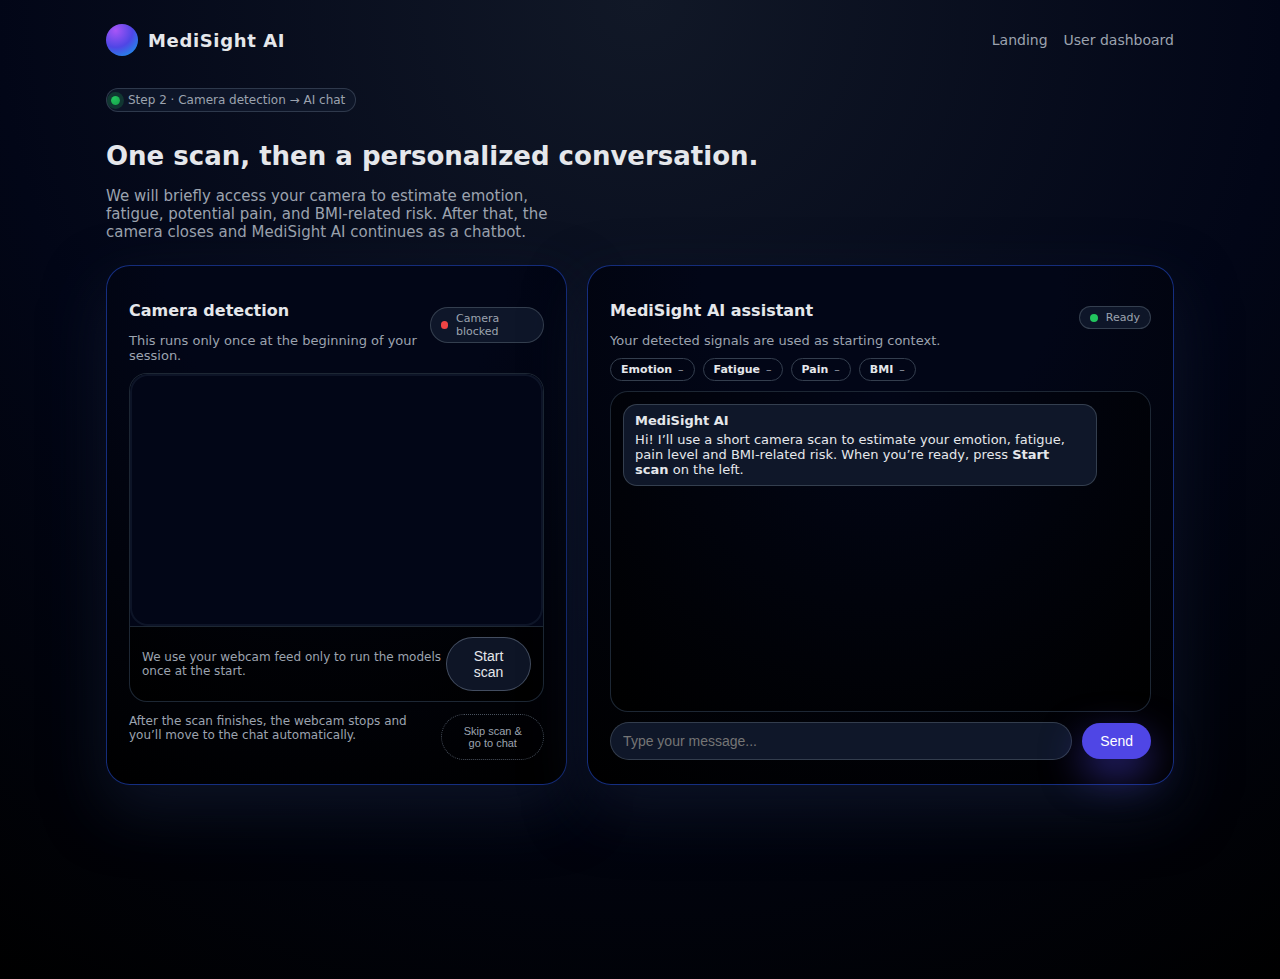
<file: chat.html>
<!DOCTYPE html>
<html lang="en">

<head>
  <meta charset="UTF-8" />
  <title>MediSight AI – Camera & Chat</title>
  <link rel="stylesheet" href="styles.css" />
</head>

<body>
  <main class="page-shell">
    <header class="navbar">
      <div class="logo">
        <div class="logo-mark"></div>
        <span>MediSight AI</span>
      </div>
      <nav class="nav-links">
        <a href="index.html">Landing</a>
        <a href="dashboard.html">User dashboard</a>
      </nav>
    </header>

    <section>
      <div class="badge">
        <div class="badge-dot"></div>
        Step 2 · Camera detection → AI chat
      </div>

      <h1 class="hero-title" style="font-size: 26px">
        One scan, then a personalized conversation.
      </h1>
      <p class="hero-subtitle">
        We will briefly access your camera to estimate emotion, fatigue,
        potential pain, and BMI-related risk. After that, the camera closes
        and MediSight AI continues as a chatbot.
      </p>

      <div class="chat-shell">
        <!-- Left: camera detection -->
        <div class="card camera-panel" id="cameraStep">
          <div class="chat-header">
            <div>
              <h2 class="section-title">Camera detection</h2>
              <p class="section-subtitle" style="margin-bottom: 0">
                This runs only once at the beginning of your session.
              </p>
            </div>
            <span class="chat-status">
              <span class="hero-indicator" id="cameraStatusDot" style="background: #6b7280"></span>
              <span id="cameraStatusText">Idle</span>
            </span>
          </div>

          <div class="camera-preview">
            <div class="camera-video-wrapper">
              <video id="cameraVideo" class="camera-video" autoplay playsinline muted></video>
              <div class="camera-overlay"></div>
            </div>

            <div class="camera-footer">
              <span>
                We use your webcam feed only to run the models once at the
                start.
              </span>
              <button id="startScanBtn" class="btn-secondary">
                Start scan
              </button>
            </div>
          </div>

          <div style="
                margin-top: 12px;
                font-size: 12px;
                color: var(--muted);
                display: flex;
                justify-content: space-between;
                gap: 12px;
              ">
            <span>
              After the scan finishes, the webcam stops and you’ll move to the
              chat automatically.
            </span>
            <button id="skipScanBtn" class="btn-ghost" type="button" style="font-size: 11px">
              Skip scan &amp; go to chat
            </button>
          </div>
        </div>

        <!-- Right: chat -->
        <div class="card chat-card" id="chatSection">
          <div class="chat-header">
            <div>
              <h2 class="section-title">MediSight AI assistant</h2>
              <p class="section-subtitle" style="margin-bottom: 0">
                Your detected signals are used as starting context.
              </p>
            </div>

            <div class="chat-status">
              <span class="hero-indicator green"></span>
              <span>Ready</span>
            </div>
          </div>

          <div class="chat-metrics" id="metricsRow">
            <div class="metric-pill">
              <strong>Emotion</strong>
              <span id="metricEmotion" class="text-muted">–</span>
            </div>
            <div class="metric-pill">
              <strong>Fatigue</strong>
              <span id="metricFatigue" class="text-muted">–</span>
            </div>
            <div class="metric-pill">
              <strong>Pain</strong>
              <span id="metricPain" class="text-muted">–</span>
            </div>
            <div class="metric-pill">
              <strong>BMI</strong>
              <span id="metricBMI" class="text-muted">–</span>
            </div>
          </div>

          <div class="chat-messages" id="chatMessages">
            <div class="msg msg-bot">
              <strong>MediSight AI</strong>
              <div style="margin-top: 4px">
                Hi! I’ll use a short camera scan to estimate your emotion,
                fatigue, pain level and BMI-related risk. When you’re ready,
                press <strong>Start scan</strong> on the left.
              </div>
            </div>
          </div>

          <div class="chat-input-row">
            <input id="chatInput" type="text" placeholder="Type your message..." />
            <button id="sendBtn" class="btn-primary" type="button">
              Send
            </button>
          </div>
        </div>
      </div>
    </section>
    <video id="cameraVideo" class="camera-video" autoplay playsinline muted
      style="transform: scaleX(1) !important;"></video>
  </main>

  <script>
    // Basic front-end logic for camera + dummy metrics
    const video = document.getElementById("cameraVideo");
    const cameraStatusDot = document.getElementById("cameraStatusDot");
    const cameraStatusText = document.getElementById("cameraStatusText");
    const startScanBtn = document.getElementById("startScanBtn");
    const skipScanBtn = document.getElementById("skipScanBtn");

    const metricEmotion = document.getElementById("metricEmotion");
    const metricFatigue = document.getElementById("metricFatigue");
    const metricPain = document.getElementById("metricPain");
    const metricBMI = document.getElementById("metricBMI");
    const chatMessages = document.getElementById("chatMessages");
    const chatInput = document.getElementById("chatInput");
    const sendBtn = document.getElementById("sendBtn");

    let mediaStream = null;
    let scanFinished = false;

    function appendMessage(sender, text) {
      const div = document.createElement("div");
      div.classList.add("msg");
      div.classList.add(sender === "bot" ? "msg-bot" : "msg-user");

      if (sender === "bot") {
        div.innerHTML = "<strong>MediSight AI</strong><div style='margin-top:4px'>" + text + "</div>";
      } else {
        div.textContent = text;
      }

      chatMessages.appendChild(div);
      chatMessages.scrollTop = chatMessages.scrollHeight;
    }

    async function startCamera() {
      try {
        cameraStatusText.textContent = "Requesting camera…";
        cameraStatusDot.style.background = "#eab308";

        mediaStream = await navigator.mediaDevices.getUserMedia({
          video: true,
        });
        video.srcObject = mediaStream;
        cameraStatusText.textContent = "Live";
        cameraStatusDot.style.background = "#22c55e";
      } catch (err) {
        cameraStatusText.textContent = "Camera blocked";
        cameraStatusDot.style.background = "#ef4444";
        console.error(err);
      }
    }

    function stopCamera() {
      if (mediaStream) {
        mediaStream.getTracks().forEach((t) => t.stop());
      }
      cameraStatusText.textContent = "Stopped";
      cameraStatusDot.style.background = "#6b7280";
    }

    async function runScan() {
      if (!mediaStream) {
        await startCamera();
      }

      cameraStatusText.textContent = "Scanning…";
      cameraStatusDot.style.background = "#eab308";

      // TODO: capture frame & send to Laravel endpoint that calls inference_example.py
      // Here we just simulate a response.
      setTimeout(() => {
        const dummyResult = {
          emotion: "Calm (0.82)",
          fatigue: "Mild (0.41)",
          pain: "Low (0.18)",
          bmi: "Normal range (22.5)",
        };

        console.log("Dummy JSON from Python:", dummyResult);

        metricEmotion.textContent = dummyResult.emotion;
        metricFatigue.textContent = dummyResult.fatigue;
        metricPain.textContent = dummyResult.pain;
        metricBMI.textContent = dummyResult.bmi;

        appendMessage(
          "bot",
          "I’ve finished the scan. Based on your signals, you appear calm with mild fatigue and no strong pain signal. Your BMI estimate is in the normal range. How can I support you today?"
        );

        stopCamera();
        scanFinished = true;
      }, 2500);
    }

    startScanBtn.addEventListener("click", () => {
      runScan();
    });

    skipScanBtn.addEventListener("click", () => {
      stopCamera();
      scanFinished = true;
      appendMessage(
        "bot",
        "Okay, we’ll skip camera detection for now. You can still chat with me, but my recommendations will be more generic."
      );
    });

    sendBtn.addEventListener("click", () => {
      const value = chatInput.value.trim();
      if (!value) return;
      appendMessage("user", value);
      chatInput.value = "";

      // Placeholder bot reply
      setTimeout(() => {
        appendMessage(
          "bot",
          "Thanks for sharing. This is a static frontend demo, so I’m not connected to a real model yet. In production, this response will come from your Laravel + Python backend."
        );
      }, 400);
    });

    chatInput.addEventListener("keydown", (e) => {
      if (e.key === "Enter") {
        e.preventDefault();
        sendBtn.click();
      }
    });

    // Auto-start camera preview when page loads (optional)
    if (navigator.mediaDevices && navigator.mediaDevices.getUserMedia) {
      startCamera();
    }
  </script>
</body>

</html>
</file>
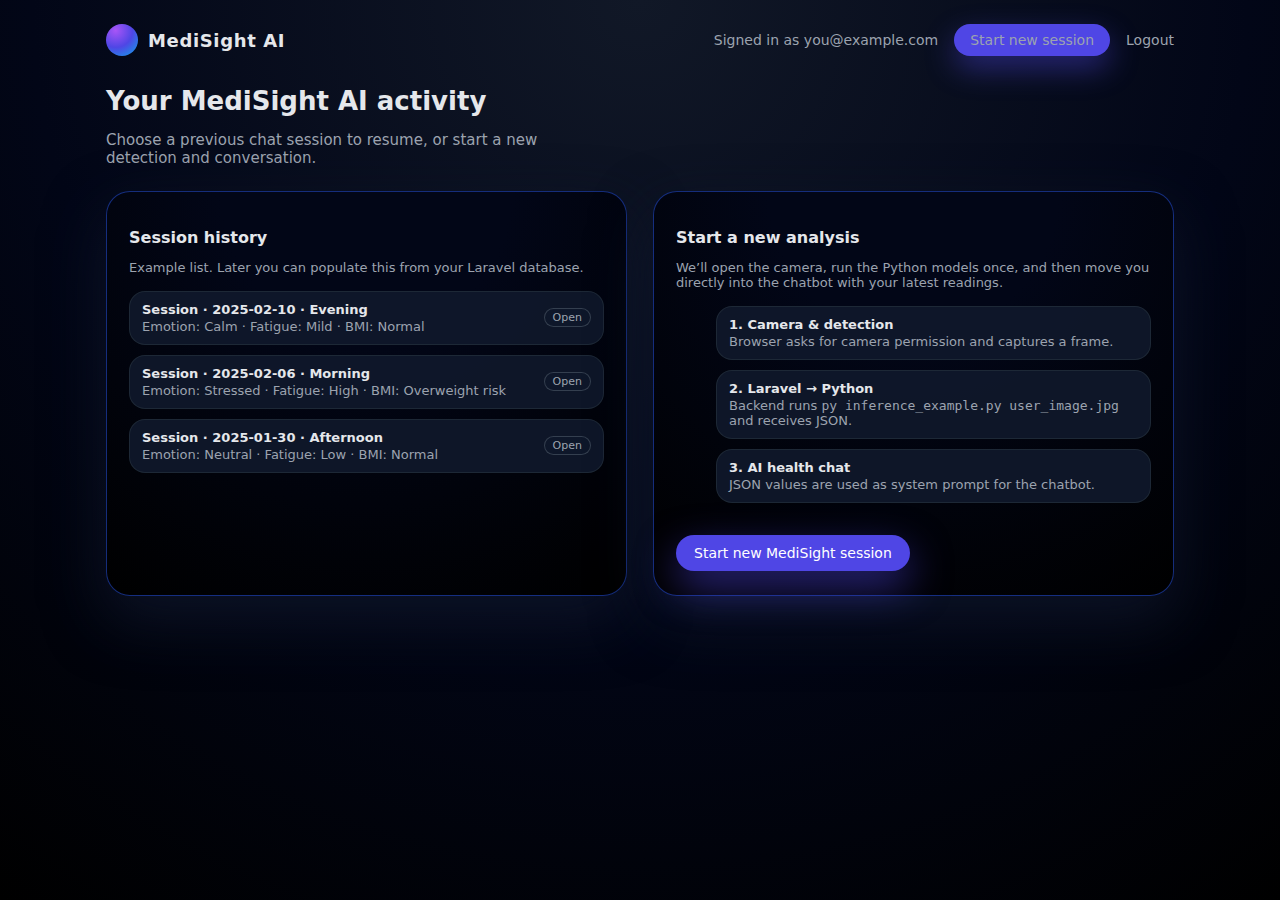
<file: dashboard.html>
<!DOCTYPE html>
<html lang="en">
  <head>
    <meta charset="UTF-8" />
    <title>MediSight AI – Your sessions</title>
    <link rel="stylesheet" href="styles.css" />
  </head>
  <body>
    <main class="page-shell">
      <header class="navbar">
        <div class="logo">
          <div class="logo-mark"></div>
          <span>MediSight AI</span>
        </div>
        <nav class="nav-links">
          <span class="text-muted">Signed in as you@example.com</span>
          <a href="chat.html" class="nav-cta">Start new session</a>
          <a href="index.html">Logout</a>
        </nav>
      </header>

      <section>
        <h1 class="hero-title" style="font-size: 26px">
          Your MediSight AI activity
        </h1>
        <p class="hero-subtitle">
          Choose a previous chat session to resume, or start a new detection and
          conversation.
        </p>

        <div class="dashboard-layout">
          <div class="card">
            <h2 class="section-title">Session history</h2>
            <p class="section-subtitle">
              Example list. Later you can populate this from your Laravel
              database.
            </p>

            <div class="history-list">
              <a href="chat.html" class="history-item">
                <div class="history-meta">
                  <strong>Session · 2025-02-10 · Evening</strong>
                  <span class="text-muted">
                    Emotion: Calm · Fatigue: Mild · BMI: Normal
                  </span>
                </div>
                <span class="pill">Open</span>
              </a>

              <a href="chat.html" class="history-item">
                <div class="history-meta">
                  <strong>Session · 2025-02-06 · Morning</strong>
                  <span class="text-muted">
                    Emotion: Stressed · Fatigue: High · BMI: Overweight risk
                  </span>
                </div>
                <span class="pill">Open</span>
              </a>

              <a href="chat.html" class="history-item">
                <div class="history-meta">
                  <strong>Session · 2025-01-30 · Afternoon</strong>
                  <span class="text-muted">
                    Emotion: Neutral · Fatigue: Low · BMI: Normal
                  </span>
                </div>
                <span class="pill">Open</span>
              </a>
            </div>
          </div>

          <div class="card">
            <h2 class="section-title">Start a new analysis</h2>
            <p class="section-subtitle">
              We’ll open the camera, run the Python models once, and then move
              you directly into the chatbot with your latest readings.
            </p>

            <ul class="history-list">
              <li class="history-item" style="cursor: default">
                <div class="history-meta">
                  <strong>1. Camera &amp; detection</strong>
                  <span class="text-muted">
                    Browser asks for camera permission and captures a frame.
                  </span>
                </div>
              </li>
              <li class="history-item" style="cursor: default">
                <div class="history-meta">
                  <strong>2. Laravel → Python</strong>
                  <span class="text-muted">
                    Backend runs
                    <code>py inference_example.py user_image.jpg</code> and
                    receives JSON.
                  </span>
                </div>
              </li>
              <li class="history-item" style="cursor: default">
                <div class="history-meta">
                  <strong>3. AI health chat</strong>
                  <span class="text-muted">
                    JSON values are used as system prompt for the chatbot.
                  </span>
                </div>
              </li>
            </ul>

            <a
              href="chat.html"
              class="btn-primary"
              style="margin-top: 16px; display: inline-flex"
              >Start new MediSight session</a
            >
          </div>
        </div>
      </section>
    </main>
  </body>
</html>
</file>
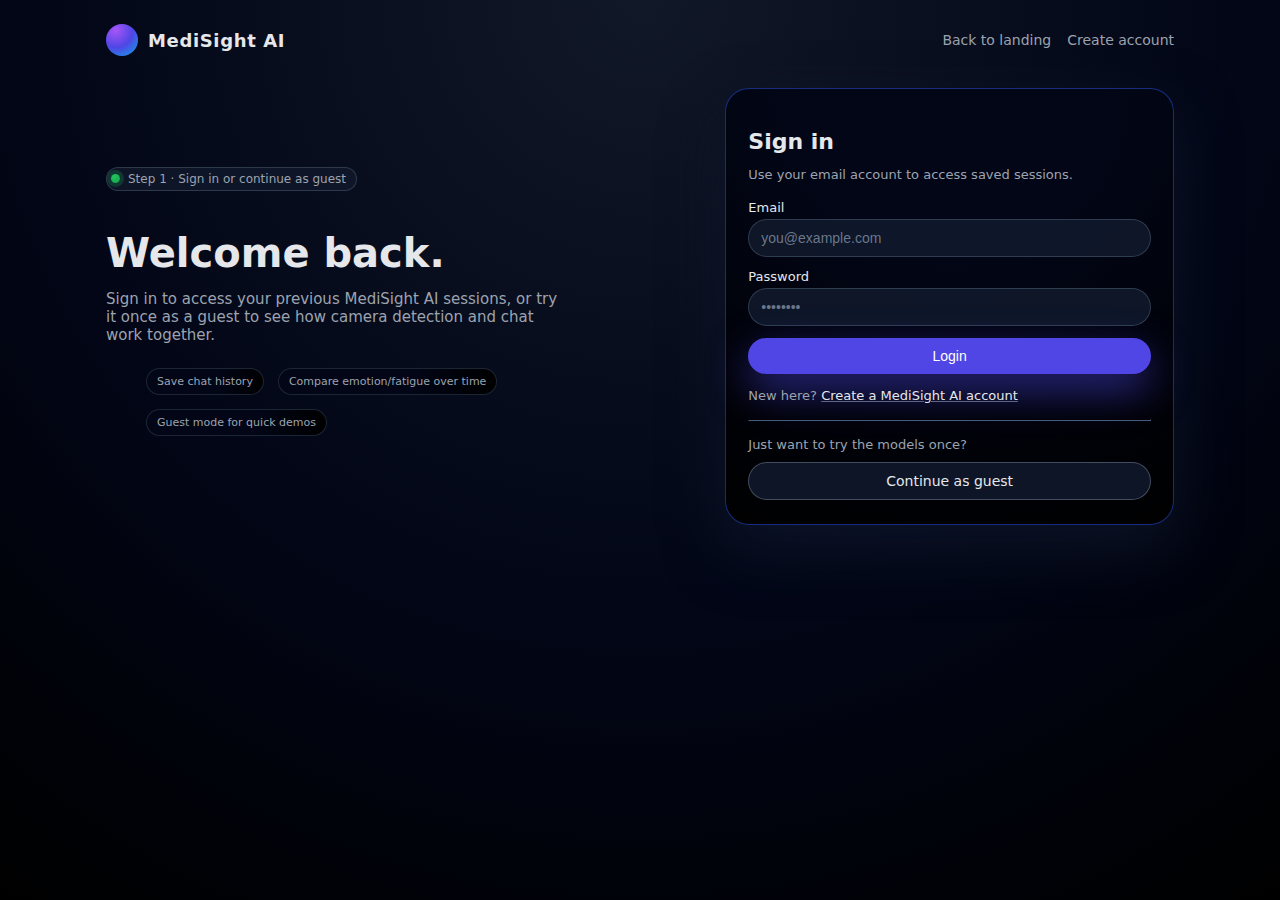
<file: login.html>
<!DOCTYPE html>
<html lang="en">
  <head>
    <meta charset="UTF-8" />
    <title>MediSight AI – Login</title>
    <link rel="stylesheet" href="styles.css" />
  </head>
  <body>
    <main class="page-shell">
      <header class="navbar">
        <div class="logo">
          <div class="logo-mark"></div>
          <span>MediSight AI</span>
        </div>
        <nav class="nav-links">
          <a href="index.html">Back to landing</a>
          <a href="register.html">Create account</a>
        </nav>
      </header>

      <section class="auth-layout">
        <div>
          <div class="badge">
            <div class="badge-dot"></div>
            Step 1 · Sign in or continue as guest
          </div>
          <h1 class="hero-title">Welcome back.</h1>
          <p class="hero-subtitle">
            Sign in to access your previous MediSight AI sessions, or try it
            once as a guest to see how camera detection and chat work together.
          </p>

          <ul class="hero-metadata" style="margin-top: 12px">
            <span>Save chat history</span>
            <span>Compare emotion/fatigue over time</span>
            <span>Guest mode for quick demos</span>
          </ul>
        </div>

        <div class="card" aria-label="Login form">
          <div class="card-header">
            <h2 class="card-title">Sign in</h2>
            <p class="card-subtitle">
              Use your email account to access saved sessions.
            </p>
          </div>

          <form class="form-grid" action="dashboard.html" method="get">
            <!-- ganti ke route Laravel nantinya -->
            <div>
              <label class="label" for="email">Email</label>
              <input
                id="email"
                type="email"
                class="input"
                placeholder="you@example.com"
                required
              />
            </div>

            <div>
              <label class="label" for="password">Password</label>
              <input
                id="password"
                type="password"
                class="input"
                placeholder="••••••••"
                required
              />
            </div>

            <button type="submit" class="btn-primary">Login</button>
          </form>

          <div class="form-footer">
            <span>
              New here?
              <a href="register.html">Create a MediSight AI account</a>
            </span>
          </div>

          <hr style="border-color: rgba(31, 41, 55, 0.9); margin: 16px 0" />

          <p class="card-subtitle" style="margin-bottom: 10px">
            Just want to try the models once?
          </p>

          <a href="chat.html" class="btn-secondary" style="width: 100%">
            Continue as guest
          </a>
        </div>
      </section>
    </main>
  </body>
</html>
</file>
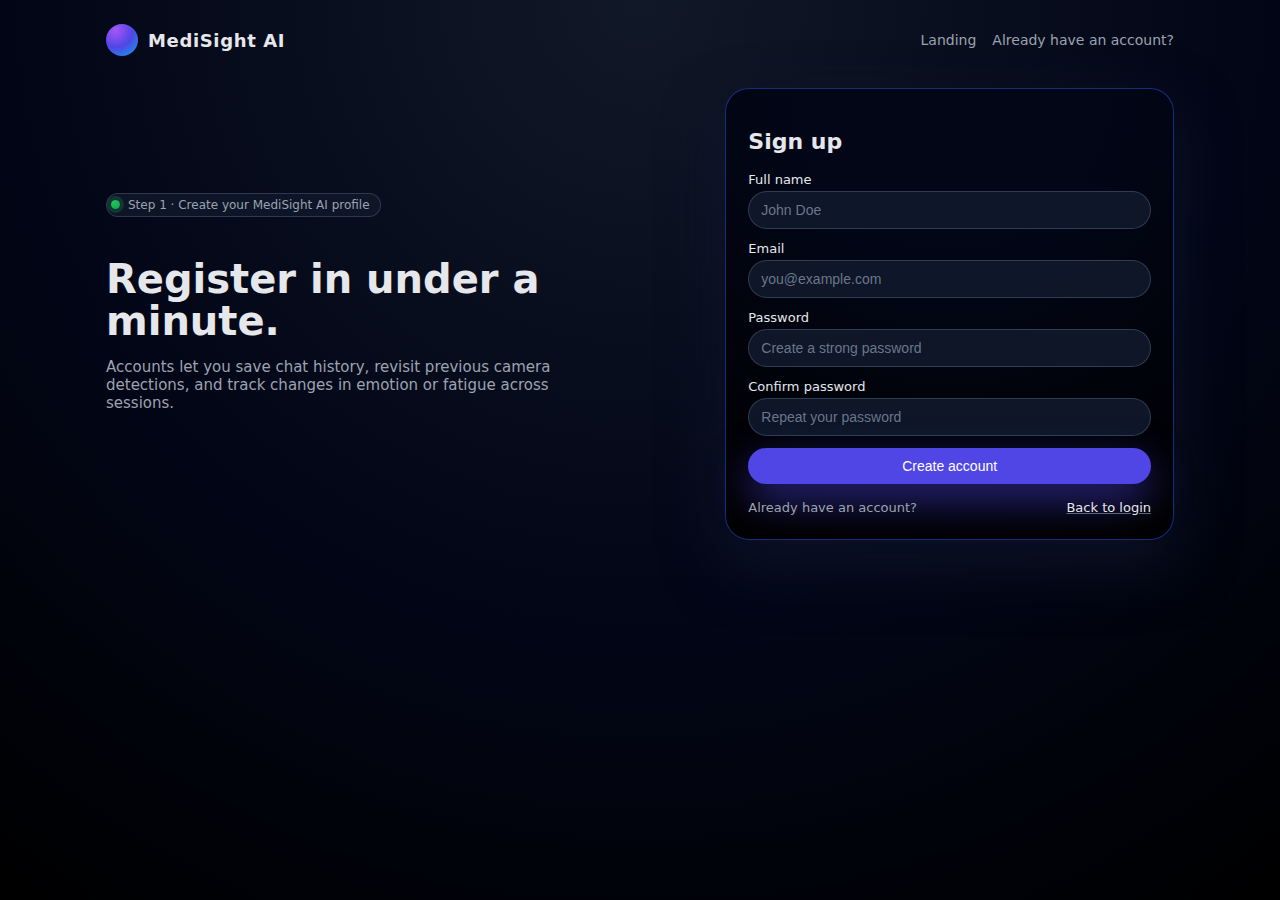
<file: register.html>
<!DOCTYPE html>
<html lang="en">
  <head>
    <meta charset="UTF-8" />
    <title>MediSight AI – Create account</title>
    <link rel="stylesheet" href="styles.css" />
  </head>
  <body>
    <main class="page-shell">
      <header class="navbar">
        <div class="logo">
          <div class="logo-mark"></div>
          <span>MediSight AI</span>
        </div>
        <nav class="nav-links">
          <a href="index.html">Landing</a>
          <a href="login.html">Already have an account?</a>
        </nav>
      </header>

      <section class="auth-layout">
        <div>
          <div class="badge">
            <div class="badge-dot"></div>
            Step 1 · Create your MediSight AI profile
          </div>
          <h1 class="hero-title">Register in under a minute.</h1>
          <p class="hero-subtitle">
            Accounts let you save chat history, revisit previous camera
            detections, and track changes in emotion or fatigue across sessions.
          </p>
        </div>

        <div class="card">
          <div class="card-header">
            <h2 class="card-title">Sign up</h2>
          </div>

          <form class="form-grid" action="dashboard.html" method="get">
            <!-- Ubah ke route register Laravel nanti -->
            <div>
              <label class="label" for="name">Full name</label>
              <input
                id="name"
                type="text"
                class="input"
                placeholder="John Doe"
                required
              />
            </div>

            <div>
              <label class="label" for="email">Email</label>
              <input
                id="email"
                type="email"
                class="input"
                placeholder="you@example.com"
                required
              />
            </div>

            <div>
              <label class="label" for="password">Password</label>
              <input
                id="password"
                type="password"
                class="input"
                placeholder="Create a strong password"
                required
              />
            </div>

            <div>
              <label class="label" for="password_confirmation">
                Confirm password
              </label>
              <input
                id="password_confirmation"
                type="password"
                class="input"
                placeholder="Repeat your password"
                required
              />
            </div>

            <button type="submit" class="btn-primary">Create account</button>
          </form>

          <div class="form-footer" style="margin-top: 16px">
            <span>Already have an account?</span>
            <a href="login.html">Back to login</a>
          </div>
        </div>
      </section>
    </main>
  </body>
</html>
</file>
<file: styles.css>
:root {
  --bg: #020617;
  --bg-soft: #0b1120;
  --bg-card: #020617;
  --accent: #4f46e5;
  --accent-soft: rgba(79, 70, 229, 0.1);
  --accent-strong: rgba(79, 70, 229, 0.25);
  --text: #e5e7eb;
  --muted: #9ca3af;
  --border: #1f2937;
  --danger: #ef4444;
  --success: #22c55e;
  --radius-xl: 1.5rem;
  --shadow-soft: 0 24px 60px rgba(15, 23, 42, 0.8);
}

*,
*::before,
*::after {
  box-sizing: border-box;
}

body {
  margin: 0;
  font-family: system-ui, -apple-system, BlinkMacSystemFont, "SF Pro Text",
    "Segoe UI", sans-serif;
  background: radial-gradient(circle at top, #111827 0, #020617 55%, #000 100%);
  color: var(--text);
  min-height: 100vh;
}

a {
  color: inherit;
  text-decoration: none;
}

main {
  min-height: 100vh;
}

.page-shell {
  max-width: 1100px;
  margin: 0 auto;
  padding: 24px 16px 40px;
}

.logo {
  display: flex;
  align-items: center;
  gap: 10px;
  font-weight: 600;
  letter-spacing: 0.04em;
}

.logo-mark {
  width: 32px;
  height: 32px;
  border-radius: 999px;
  background: radial-gradient(circle at 30% 20%, #a855f7, #4f46e5, #0ea5e9);
}

.logo span {
  font-size: 18px;
}

.navbar {
  display: flex;
  justify-content: space-between;
  align-items: center;
  margin-bottom: 32px;
}

.nav-links {
  display: flex;
  align-items: center;
  gap: 16px;
  font-size: 14px;
  color: var(--muted);
}

.nav-links a:hover {
  color: var(--text);
}

.nav-cta {
  padding: 8px 16px;
  background: var(--accent);
  border-radius: 999px;
  font-size: 14px;
  font-weight: 500;
  box-shadow: 0 12px 30px rgba(79, 70, 229, 0.45);
}

.hero {
  display: grid;
  grid-template-columns: minmax(0, 1.4fr) minmax(0, 1fr);
  gap: 32px;
  align-items: center;
}

.hero-title {
  font-size: clamp(32px, 5vw, 40px);
  font-weight: 650;
  line-height: 1.05;
  margin-bottom: 16px;
}

.hero-gradient {
  background: linear-gradient(120deg, #a855f7, #4f46e5, #22c55e);
  -webkit-background-clip: text;
  color: transparent;
}

.hero-subtitle {
  color: var(--muted);
  font-size: 15px;
  max-width: 460px;
  margin-bottom: 24px;
}

.badge {
  display: inline-flex;
  align-items: center;
  gap: 8px;
  padding: 4px 10px 4px 4px;
  border-radius: 999px;
  border: 1px solid rgba(148, 163, 184, 0.25);
  background: rgba(15, 23, 42, 0.85);
  color: var(--muted);
  font-size: 12px;
  margin-bottom: 14px;
}

.badge-dot {
  width: 9px;
  height: 9px;
  border-radius: 999px;
  background: radial-gradient(circle at 30% 20%, #22c55e, #16a34a);
  box-shadow: 0 0 0 4px rgba(34, 197, 94, 0.2);
}

.hero-actions {
  display: flex;
  flex-wrap: wrap;
  gap: 14px;
  margin-bottom: 18px;
}

.btn-primary,
.btn-secondary,
.btn-ghost {
  border-radius: 999px;
  padding: 10px 18px;
  font-size: 14px;
  border: none;
  cursor: pointer;
  display: inline-flex;
  align-items: center;
  gap: 8px;
  justify-content: center;
  transition: transform 0.12s ease, box-shadow 0.12s ease, background 0.12s ease,
    border-color 0.12s ease;
}

.btn-primary {
  background: var(--accent);
  color: white;
  box-shadow: 0 16px 40px rgba(79, 70, 229, 0.55);
}

.btn-primary:hover {
  transform: translateY(-1px);
  box-shadow: 0 18px 50px rgba(79, 70, 229, 0.75);
}

.btn-secondary {
  background: rgba(15, 23, 42, 0.9);
  border: 1px solid rgba(148, 163, 184, 0.4);
  color: var(--text);
}

.btn-secondary:hover {
  background: rgba(15, 23, 42, 1);
}

.btn-ghost {
  background: transparent;
  border: 1px dotted rgba(148, 163, 184, 0.5);
  color: var(--muted);
}

.hero-metadata {
  display: flex;
  flex-wrap: wrap;
  gap: 14px;
  font-size: 11px;
  color: var(--muted);
}

.hero-metadata span {
  padding: 6px 10px;
  border-radius: 999px;
  border: 1px solid rgba(31, 41, 55, 0.9);
  background: radial-gradient(circle at 0 0, #020617, #020617 60%, #000 100%);
}

.hero-preview {
  background: radial-gradient(circle at top, var(--accent-strong), #020617 55%);
  border-radius: 32px;
  border: 1px solid rgba(15, 23, 42, 0.9);
  padding: 16px;
  box-shadow: var(--shadow-soft);
  position: relative;
  overflow: hidden;
}

.hero-preview-inner {
  border-radius: 24px;
  border: 1px solid rgba(31, 41, 55, 0.95);
  background: radial-gradient(circle at top left, #020617 0, #020617 40%, #000 100%);
  padding: 14px 16px 18px;
}

.hero-preview-header {
  display: flex;
  justify-content: space-between;
  align-items: center;
  margin-bottom: 14px;
  font-size: 11px;
  color: var(--muted);
}

.hero-preview-cam {
  border-radius: 18px;
  overflow: hidden;
  border: 1px solid rgba(31, 41, 55, 0.85);
  background: #020617;
  display: grid;
  grid-template-columns: 1.5fr 1fr;
}

.hero-preview-video {
  min-height: 180px;
  background: url("YOUR-IMAGE-HERE.png") center/cover no-repeat; /* TODO */
}

.hero-preview-panel {
  padding: 12px;
  font-size: 11px;
}

.hero-chip-row {
  display: flex;
  gap: 8px;
  margin-bottom: 10px;
}

.hero-chip {
  padding: 6px 10px;
  border-radius: 999px;
  background: rgba(15, 23, 42, 0.95);
  border: 1px solid rgba(55, 65, 81, 0.9);
  display: inline-flex;
  align-items: center;
  gap: 8px;
}

.hero-chip-label {
  font-size: 10px;
  color: var(--muted);
}

.hero-chip-value {
  font-size: 11px;
  font-weight: 500;
}

.hero-indicator {
  width: 8px;
  height: 8px;
  border-radius: 999px;
}

.hero-indicator.green {
  background: #22c55e;
}

.hero-indicator.yellow {
  background: #eab308;
}

.hero-indicator.red {
  background: #ef4444;
}

.card {
  background: radial-gradient(circle at top, #020617, #020617 30%, #000 100%);
  border-radius: var(--radius-xl);
  border: 1px solid rgba(30, 64, 175, 0.7);
  padding: 22px 22px 24px;
  box-shadow: var(--shadow-soft);
}

.card-header {
  margin-bottom: 18px;
}

.card-title {
  font-size: 22px;
  margin-bottom: 4px;
}

.card-subtitle {
  font-size: 13px;
  color: var(--muted);
}

.form-grid {
  display: flex;
  flex-direction: column;
  gap: 12px;
}

.label {
  display: block;
  font-size: 13px;
  margin-bottom: 4px;
}

.input,
.select {
  width: 100%;
  padding: 10px 12px;
  border-radius: 999px;
  border: 1px solid rgba(51, 65, 85, 0.9);
  background: rgba(15, 23, 42, 0.95);
  color: var(--text);
  font-size: 14px;
  outline: none;
}

.input:focus,
.select:focus {
  border-color: var(--accent);
  box-shadow: 0 0 0 1px rgba(79, 70, 229, 0.6);
}

.input::placeholder {
  color: rgba(148, 163, 184, 0.7);
}

.form-footer {
  display: flex;
  justify-content: space-between;
  align-items: center;
  margin-top: 14px;
  font-size: 13px;
  color: var(--muted);
}

.form-footer a {
  color: var(--text);
  text-decoration: underline;
  text-decoration-color: rgba(148, 163, 184, 0.6);
}

.auth-layout {
  display: grid;
  grid-template-columns: minmax(0, 1.3fr) minmax(0, 1fr);
  gap: 36px;
  align-items: center;
}

.dashboard-layout {
  display: grid;
  grid-template-columns: minmax(0, 1.1fr) minmax(0, 1.1fr);
  gap: 26px;
  margin-top: 12px;
}

.section-title {
  font-size: 16px;
  margin-bottom: 8px;
}

.section-subtitle {
  font-size: 13px;
  color: var(--muted);
  margin-bottom: 16px;
}

.history-list {
  display: flex;
  flex-direction: column;
  gap: 10px;
  margin-top: 8px;
}

.history-item {
  padding: 10px 12px;
  border-radius: 16px;
  border: 1px solid rgba(31, 41, 55, 0.95);
  background: rgba(15, 23, 42, 0.95);
  display: flex;
  justify-content: space-between;
  align-items: center;
  cursor: pointer;
  font-size: 13px;
}

.history-item:hover {
  border-color: rgba(79, 70, 229, 0.7);
  background: rgba(15, 23, 42, 1);
}

.history-meta {
  display: flex;
  flex-direction: column;
  gap: 2px;
}

.pill {
  padding: 2px 8px;
  border-radius: 999px;
  font-size: 11px;
  border: 1px solid rgba(55, 65, 81, 0.95);
  background: rgba(15, 23, 42, 0.95);
  color: var(--muted);
}

.chat-shell {
  display: grid;
  grid-template-columns: minmax(0, 1.1fr) minmax(0, 1.4fr);
  gap: 20px;
  margin-top: 12px;
}

.chat-card {
  height: 520px;
  display: flex;
  flex-direction: column;
}

.chat-header {
  display: flex;
  justify-content: space-between;
  align-items: center;
  margin-bottom: 10px;
}

.chat-status {
  display: inline-flex;
  gap: 8px;
  align-items: center;
  padding: 4px 10px;
  border-radius: 999px;
  background: rgba(15, 23, 42, 0.95);
  border: 1px solid rgba(55, 65, 81, 0.95);
  font-size: 11px;
  color: var(--muted);
}

.chat-metrics {
  display: flex;
  flex-wrap: wrap;
  gap: 8px;
  font-size: 11px;
  margin-bottom: 10px;
}

.metric-pill {
  border-radius: 999px;
  border: 1px solid rgba(55, 65, 81, 0.95);
  padding: 4px 10px;
  display: inline-flex;
  align-items: center;
  gap: 6px;
}

.chat-messages {
  flex: 1;
  border-radius: 18px;
  border: 1px solid rgba(31, 41, 55, 0.95);
  background: radial-gradient(circle at top, #020617, #000);
  padding: 12px;
  font-size: 13px;
  overflow: hidden;
  display: flex;
  flex-direction: column;
  gap: 10px;
}

.msg {
  max-width: 92%;
  padding: 8px 11px;
  border-radius: 14px;
}

.msg-bot {
  align-self: flex-start;
  background: rgba(15, 23, 42, 0.98);
  border: 1px solid rgba(55, 65, 81, 0.95);
}

.msg-user {
  align-self: flex-end;
  background: var(--accent);
  color: #e5e7eb;
}

.chat-input-row {
  display: flex;
  align-items: center;
  gap: 10px;
  margin-top: 10px;
}

.chat-input-row input {
  flex: 1;
  border-radius: 999px;
  border: 1px solid rgba(55, 65, 81, 0.9);
  padding: 10px 12px;
  background: rgba(15, 23, 42, 0.98);
  color: var(--text);
  font-size: 14px;
}

.camera-panel {
  height: 520px;
  display: flex;
  flex-direction: column;
}

.camera-preview {
  flex: 1;
  border-radius: 18px;
  border: 1px solid rgba(31, 41, 55, 0.95);
  background: radial-gradient(circle at top, #020617, #000);
  overflow: hidden;
  display: flex;
  flex-direction: column;
}

.camera-video-wrapper {
  position: relative;
  flex: 1;
  background: #020617;
}

.camera-video {
  width: 100%;
  height: 100%;
  object-fit: cover;
  transform: scaleX(1) !important;
}

.camera-overlay {
  position: absolute;
  inset: 0;
  border-radius: 18px;
  box-shadow: inset 0 0 0 2px rgba(15, 23, 42, 0.85);
  pointer-events: none;
}

.camera-footer {
  padding: 10px 12px;
  border-top: 1px solid rgba(31, 41, 55, 0.95);
  display: flex;
  justify-content: space-between;
  align-items: center;
  font-size: 12px;
  color: var(--muted);
}

.text-muted {
  color: var(--muted);
}

.badge-small {
  padding: 4px 8px;
  border-radius: 999px;
  border: 1px solid rgba(55, 65, 81, 0.95);
  font-size: 11px;
}

@media (max-width: 900px) {
  .hero,
  .auth-layout,
  .dashboard-layout,
  .chat-shell {
    grid-template-columns: minmax(0, 1fr);
  }

  .hero-preview {
    order: -1;
  }

  .page-shell {
    padding-inline: 16px;
  }
}

@media (max-width: 600px) {
  .navbar {
    flex-direction: column;
    align-items: flex-start;
    gap: 12px;
  }

  .hero-actions {
    flex-direction: column;
    align-items: stretch;
  }

  .card {
    padding: 18px 16px 20px;
  }

  .chat-card,
  .camera-panel {
    height: auto;
  }
}

/* Force camera to NOT mirror */
#cameraVideo,
.camera-preview video,
.camera-video {
  transform: scaleX(1) !important;
}
</file>
